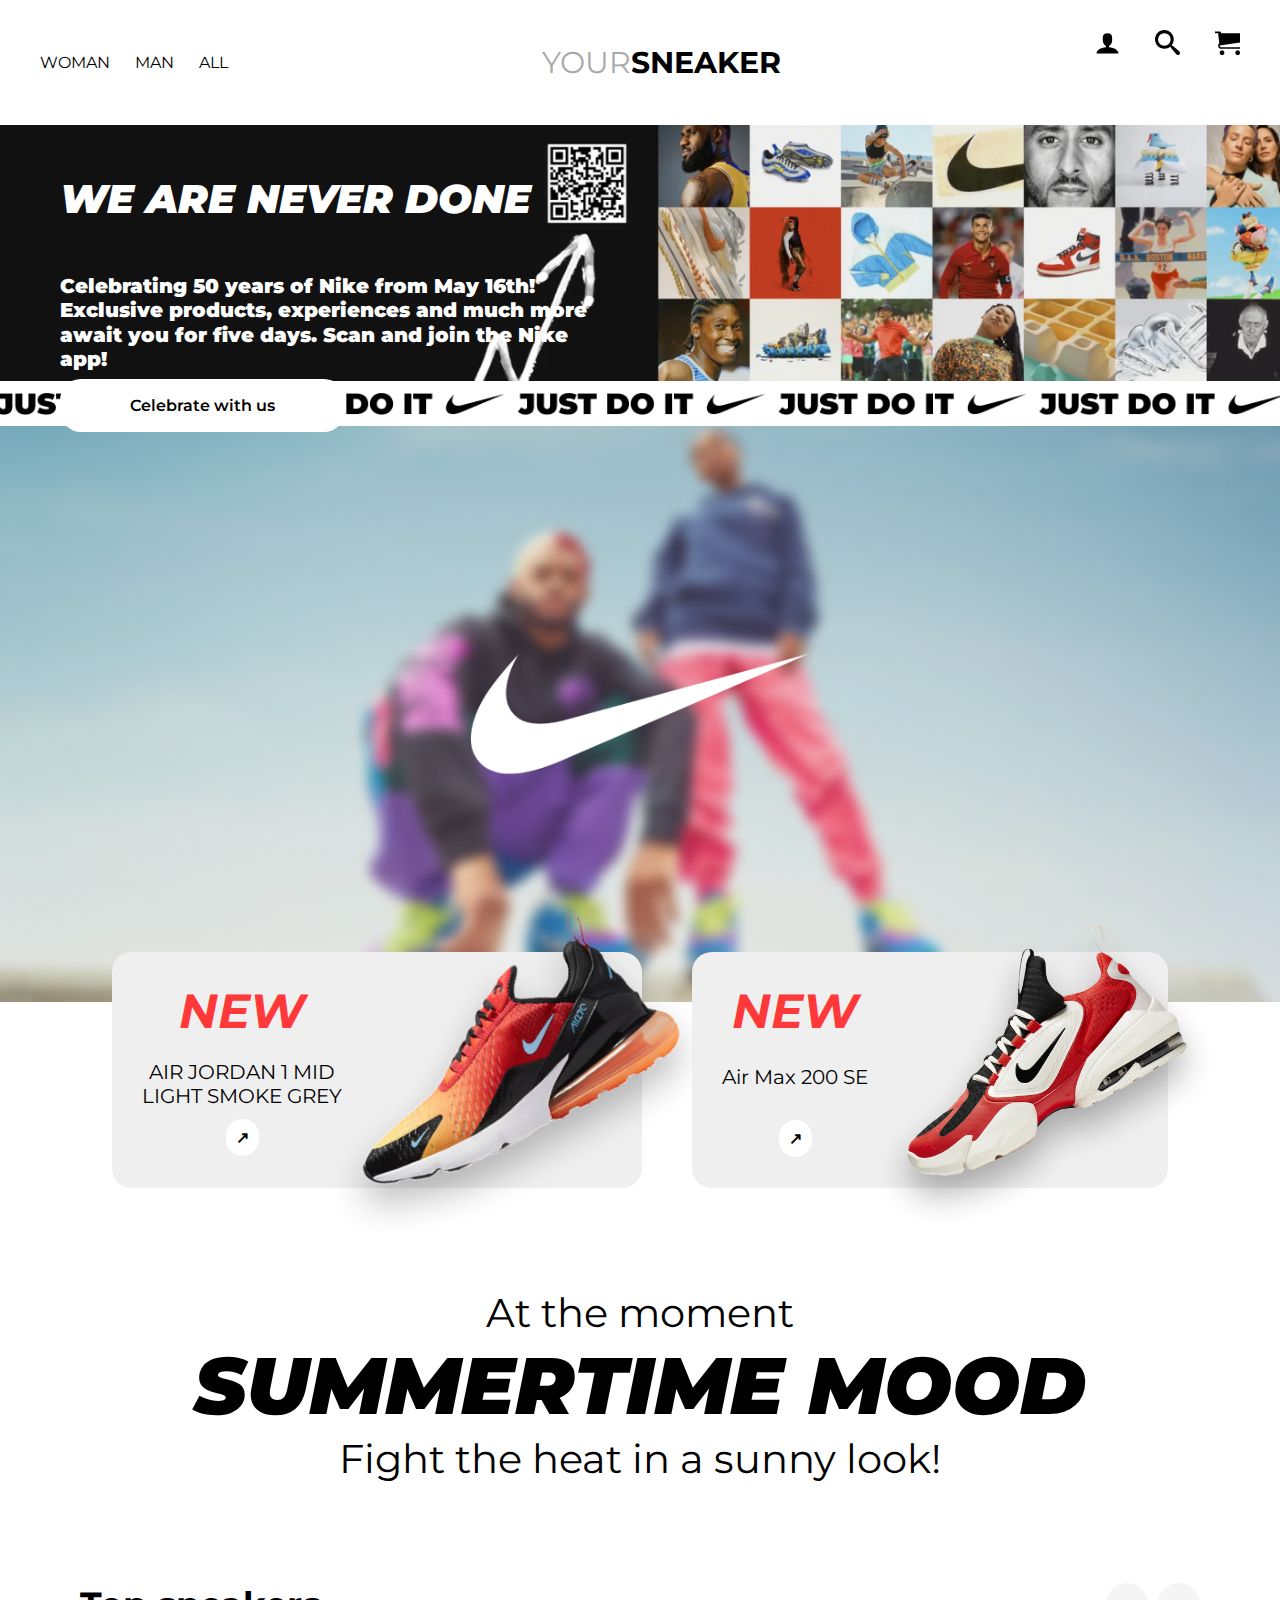
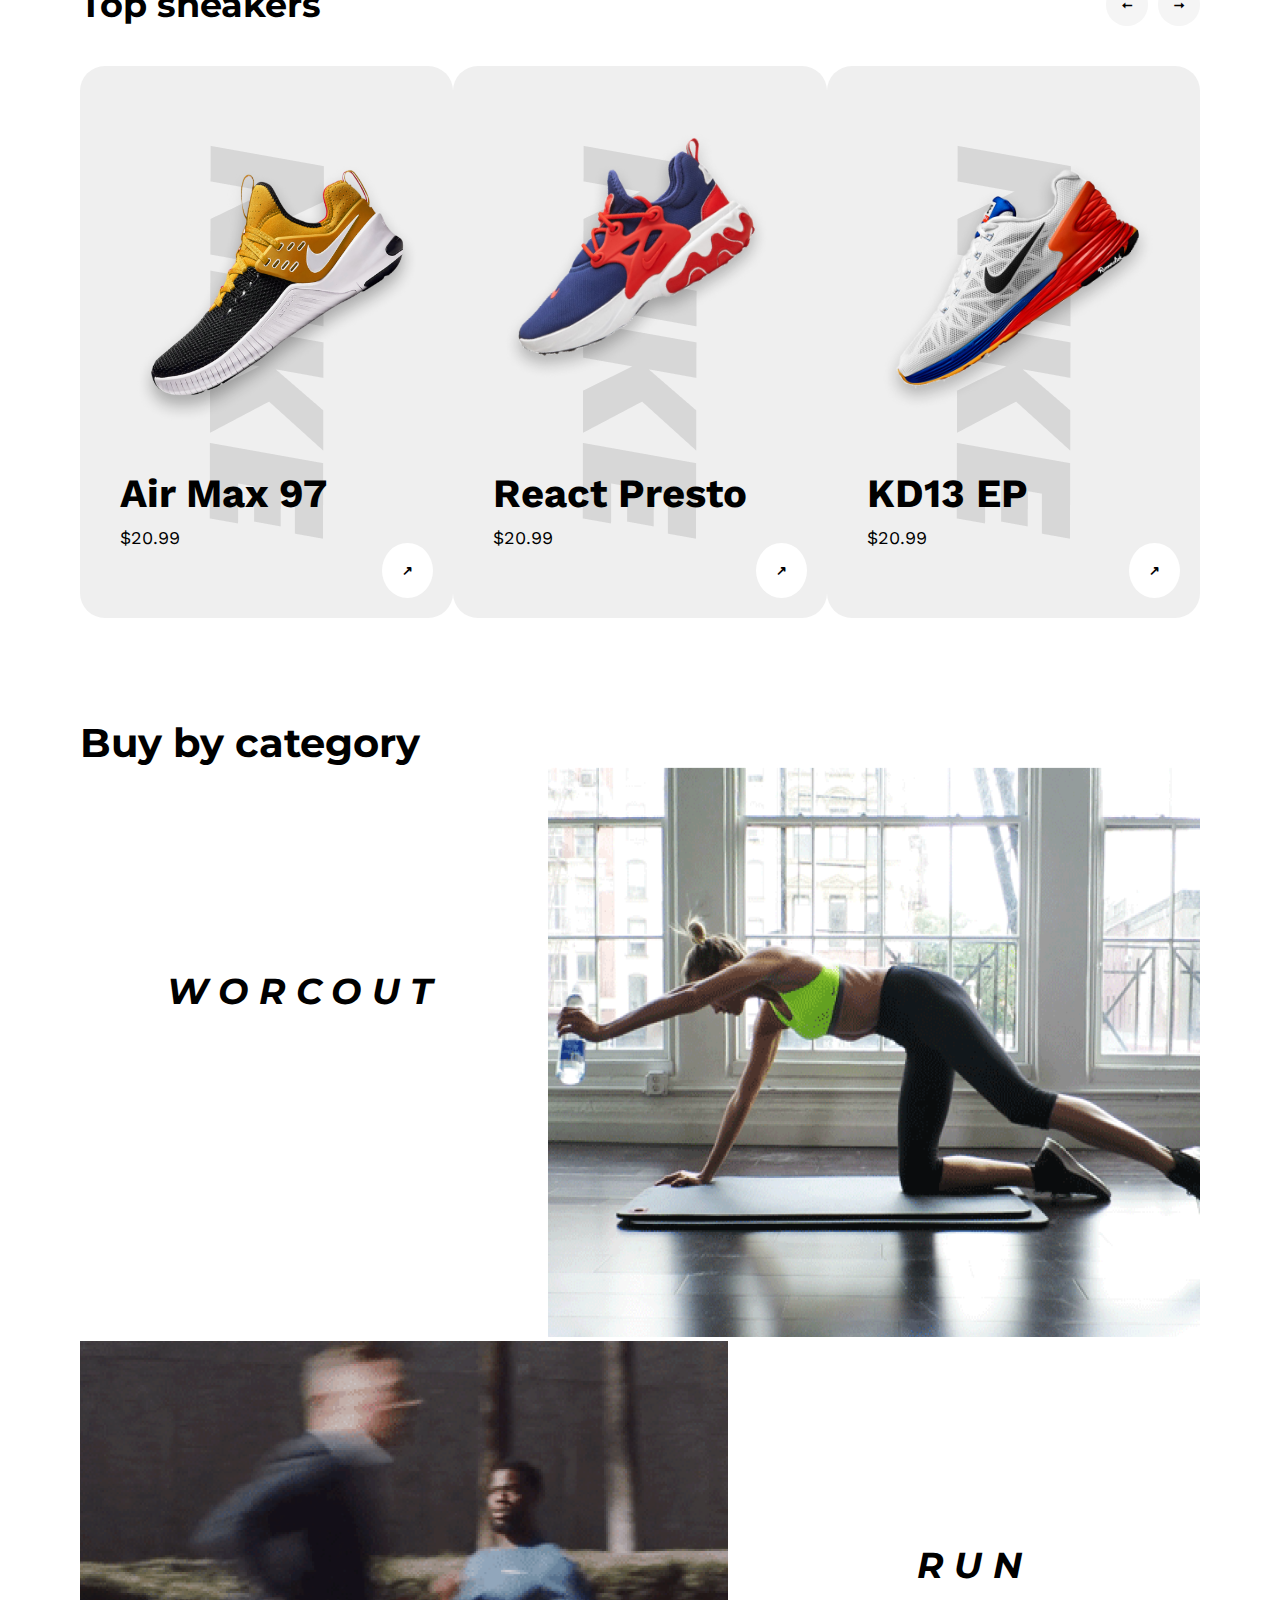
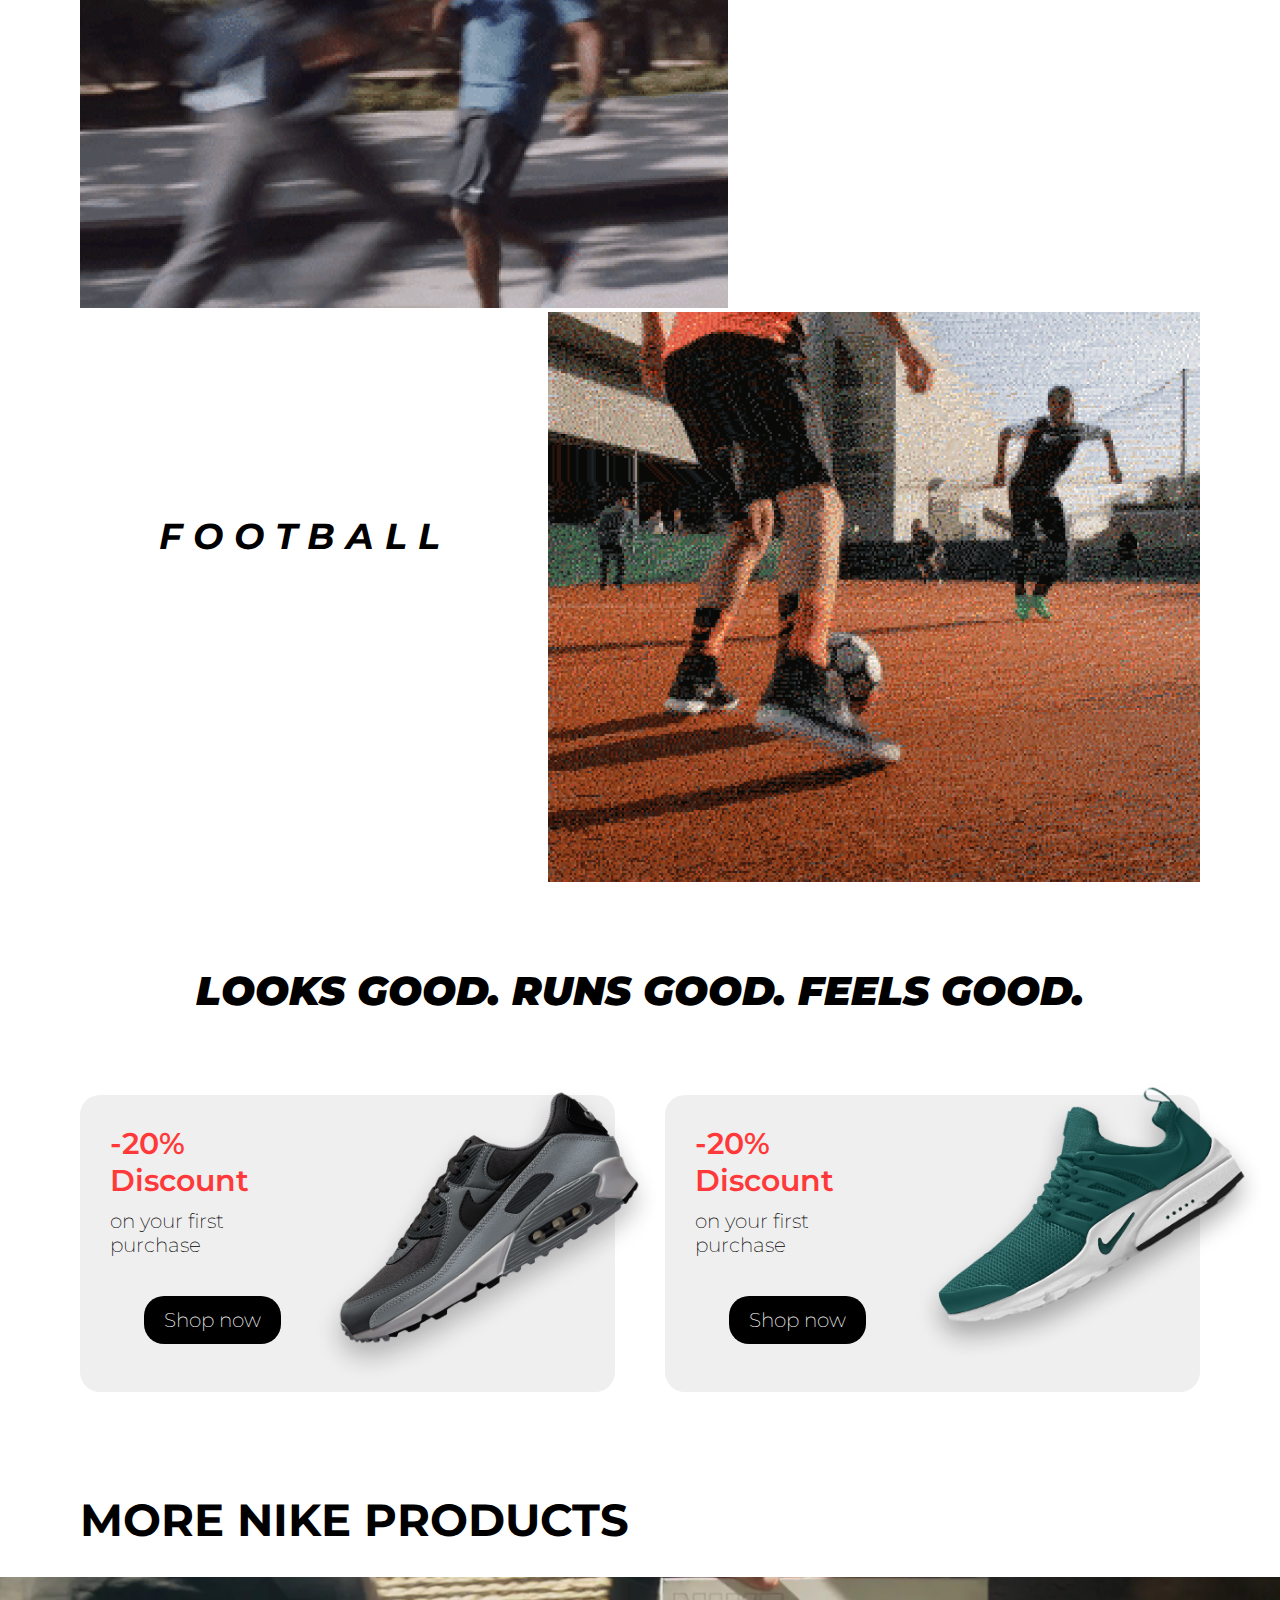
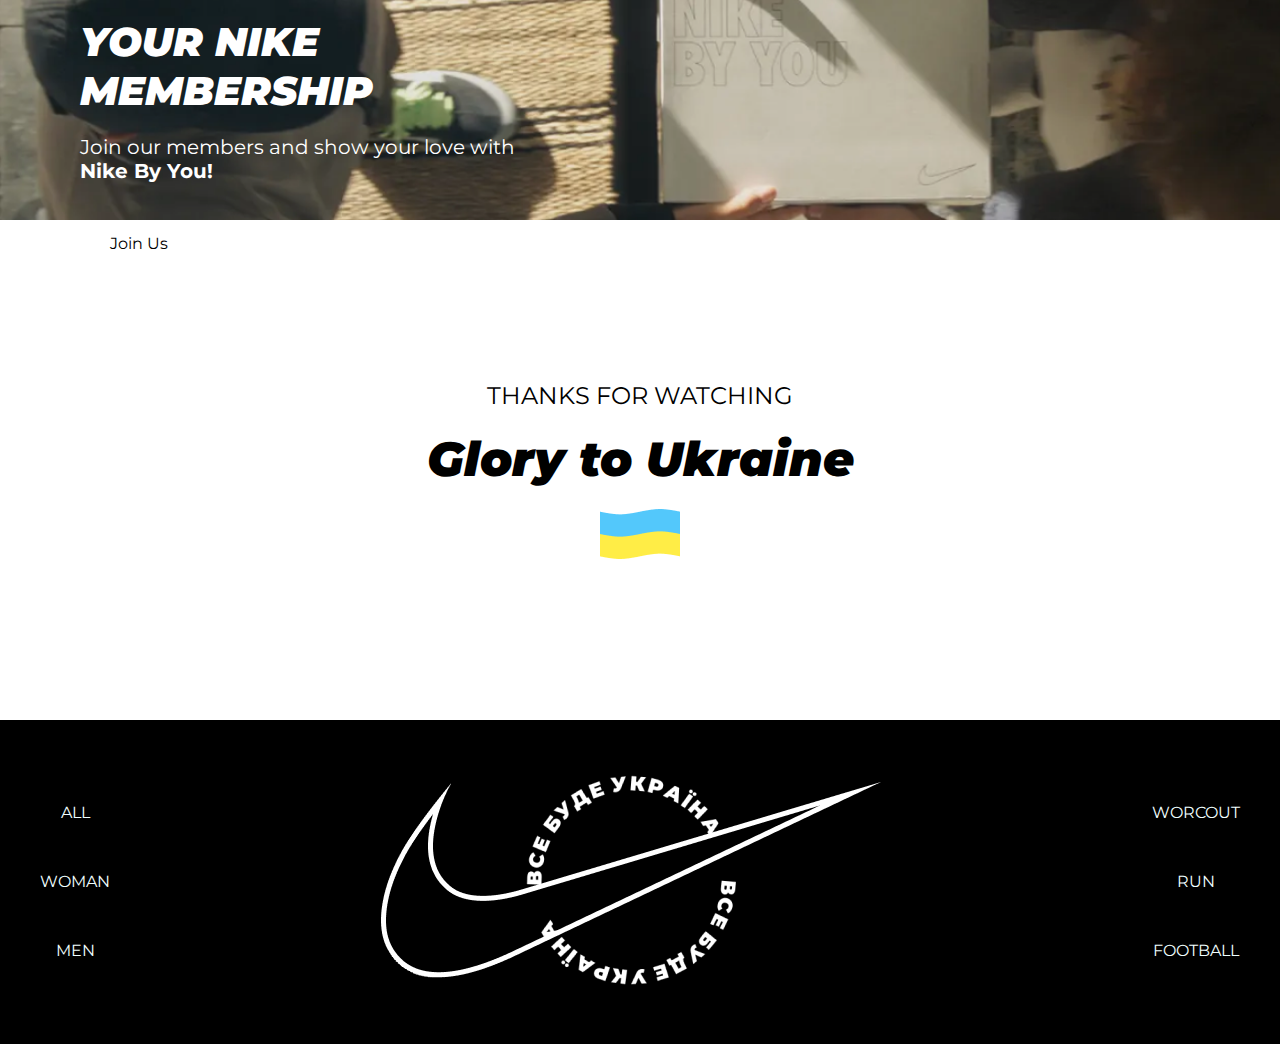
<file: 14-hw-js-nike/index.html>
<!DOCTYPE html>
<html lang="en">

<head>
  <meta charset="UTF-8" />
  <meta name="viewport" content="width=device-width, initial-scale=1.0" />
  <title>NIKE</title>
  <link rel="shortcut icon" href="img/head-nike.png">
  <link rel="stylesheet" href="style/main.css" />
</head>

<body>
  <header class="header"></header>

  <section class="forms-container">
    <div class="loginForm">
      <form id="login-form" class="form active">
        <h2>Login</h2>
        <label for="username">Username:</label>
        <input type="text" id="username" name="username" required />
        <label for="password">Password:</label>
        <input type="password" id="password" name="password" required />
        <button class="log-button" type="submit">Log in</button>
        <p>Don't have an account?<a href="#" class="switch-form">Register</a></p>
      </form>
    </div>
    <div class="registerForm">
      <form id="register-form" class="form">
        <h2>Register</h2>
        <label for="name">Name:</label>
        <input type="text" id="name" name="name" required />
        <label for="email">Email:</label>
        <input type="email" id="email" name="email" required />
        <label for="reg-password">Password:</label>
        <input type="password" id="reg-password" name="reg-password" required />
        <button class="reg-button" type="submit">Register</button>
        <p>Already have an account?<a href="#" class="switch-form-log">Log in</a></p>
      </form>
    </div>
  </section>

  <section class="bg-image">
    <div class="small-con">
      <h2>WE ARE NEVER DONE</h2>
      <p>Celebrating 50 years of Nike from May 16th!
        Exclusive products, experiences and much more await you for five days. Scan and join the Nike app!</p>
      <a href="/">Celebrate with us</a>
    </div>

  </section>
  <section class="bg-image-two"></section>
  <section class="bg_man"></section>
  <section>
    <div class="container">
      <div class="cards">
        <div class="l-sneaker">
          <div class="l-card-text">
            <h2>new</h2>
            <p>AIR JORDAN 1 MID <br> LIGHT SMOKE GREY</p>
            <a href=""><span>↗</span></a>
          </div>
          <div class="l-card-img" id="left-sneaker">
            <img src="img/l-sneaker.png" alt="">
          </div>
        </div>
        <div class="r-sneaker">
          <div class="r-card-text">
            <h2>new</h2>
            <p>Air Max 200 SE</p>
            <a href=""><span>↗</span></a>
          </div>
          <div class="r-card-img" id="right-sneaker">
            <img src="img/r-sneaker.png" alt="">
          </div>
        </div>
      </div>
      <div class="sumTime">
        <p>At the moment</p>
        <h1>SUMMERTIME MOOD</h1>
        <p>Fight the heat in a sunny look!</p>
      </div>

      <div class="search">
        <div class="top">
          <h2>Top sneakers</h2>
        </div>
        <div class="aa">
          <button><span>⭠</span></button>
          <button><span>⭢</span></button>
        </div>
      </div>
    </div>
  </section>

  <section>
    <div class="container">
      <div class="chooseShoe">
        <div class="shoeFr shoe">
          <div class="img-shoe ">
            <img src="img/Shoe1.png" alt="">
          </div>
          <div class="infOfShoe">
            <h3>Air Max 97 </h3>
            <p>$20.99</p>
            <button><span>↗</span></button>
          </div>
        </div>
        <div class="shoeSe shoe">
          <div class="img-shoe ">
            <img src="img/Shoe2.png" alt="">
          </div>
          <div class="infOfShoe">
            <h3>React Presto </h3>
            <p>$20.99</p>
            <button><span>↗</span></button>
          </div>
        </div>
        <div class="shoeTh shoe">
          <div class="img-shoe ">
            <img src="img/Shoe3.png" alt="">
          </div>
          <div class="infOfShoe">
            <h3>KD13 EP </h3>
            <p>$20.99</p>
            <button><span>↗</span></button>
          </div>
        </div>
      </div>
    </div>
  </section>

  <section>
    <div class="container">
      <div class="category">
        <h3>Buy by category</h3>
        <div class="workoutContainer">
          <div class="workout">
            <h2>WORCOUT</h2>
          </div>
          <div class="workout-image">
            <img src="img/workout.png" alt="">
          </div>
        </div>
        <div class="runContainer">
          <div class="run-image">
            <img src="img/run.png" alt="">
          </div>
          <div class="run">
            <h2>RUN</h2>
          </div>
        </div>
        <div class="footballContainer">
          <div class="football">
            <h2>FOOTBALL</h2>
          </div>
          <div class="football-image" id="right-sneaker">
            <img src="img/football.png" alt="">
          </div>
        </div>
      </div>
    </div>
  </section>

  <section>
    <div class="container">
      <div class="headline">
        <h2>LOOKS GOOD. RUNS GOOD. FEELS GOOD.</h2>
      </div>
      <div class="discount-container">
        <div class="first-discount-shoe">
          <div class="discount-text">
            <h2> -20% Discount</h2>
            <p>on your first purchase</p>
            <a href="#">Shop now</a>
          </div>
          <div class="f-discount-img" id="left-sneaker">
            <img src="img/discountShoe1.png" alt="">
          </div>
        </div>
        <div class="second-discount-shoe">
          <div class="discount-text">
            <h2>-20% Discount</h2>
            <p>on your first purchase</p>
            <a href="#">Shop now</a>
          </div>
          <div class="s-discount-img">
            <img src="img/discountShoe2.png" alt="">
          </div>
        </div>
      </div>
      <div class="headline2">
        <h2>More Nike products</h2>
      </div>
    </div>
  </section>
  <section class="nike-bg">
    <div class="container">
      <div class="content">
        <h2>YOUR NIKE <br> MEMBERSHIP</h2>
        <p>Join our members and show your love with <br> <span>Nike By You!</span></p>
        <a href="">Join Us</a>
      </div>
    </div>
  </section>
  <section>
    <div class="container">
      <div class="thanks-container">
        <p>thanks for watching</p>
        <h2>Glory to Ukraine</h2>
        <img src="img/ukr.png" alt="">
      </div>
    </div>
  </section>





  <footer class="footer"></footer>

  <script src="js/header.js" type="module"></script>
  <script src="js/footer.js" type="module"></script>
  <script src="js/forms.js" type="module"></script>
  <script src="js/shoeAnimated.js" type="module"></script>

</body>

</html>
</file>
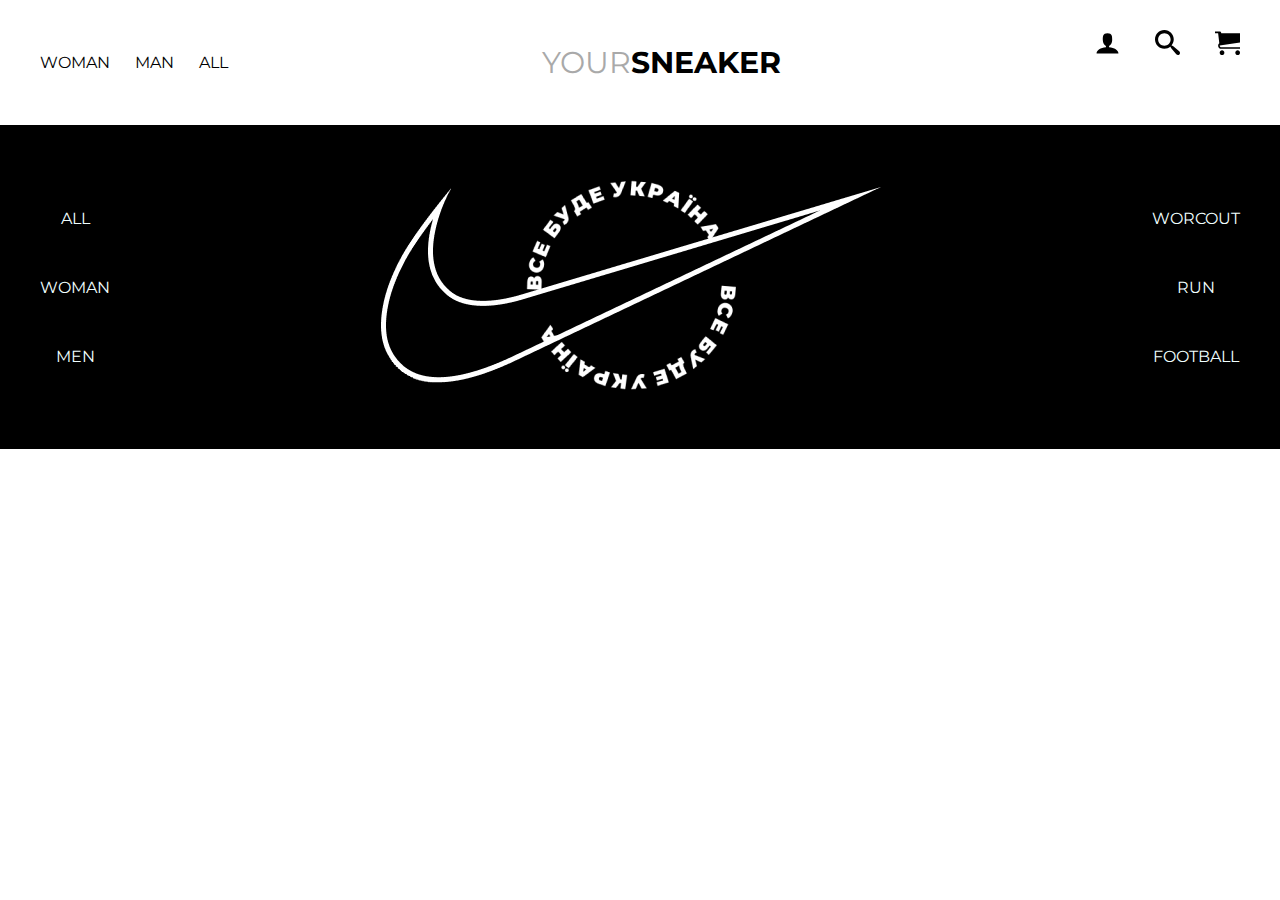
<file: 14-hw-js-nike/woman.html>
<!DOCTYPE html>
<html lang="en">

<head>
    <meta charset="UTF-8">
    <meta name="viewport" content="width=device-width, initial-scale=1.0">
    <title>NIKE</title>
    <link rel="shortcut icon" href="img/head-nike.png">
    <link rel="stylesheet" href="style/main.css">
</head>

<body>
    <header class="header"></header>

    <footer class="footer"></footer>

    <script src="js/header.js" type="module"></script>
    <script src="js/footer.js" type="module"></script>
    <script src="js/forms.js"></script>
</body>

</html>
</file>
<file: 14-hw-js-nike/style/main.css>
@import url('https://fonts.googleapis.com/css2?family=Montserrat:ital,wght@0,100..900;1,100..900&family=Work+Sans:ital,wght@0,100..900;1,100..900&display=swap');

@keyframes rotate {
    0% {
        transform: rotate(0deg);
    }

    25% {
        transform: rotate(30deg);
    }

    50% {
        transform: rotate(0deg);
    }

    75% {
        transform: rotate(-30deg);
    }

    100% {
        transform: rotate(0deg);
    }
}

* {
    margin: 0;
    padding: 0;
    list-style-type: none;
    text-decoration: none;
    box-sizing: border-box;
}

.container {
    margin: auto 80px;
}

button {
    display: block;
    cursor: pointer;
    padding: 0;
    border: 0;
    outline: none;
    background-color: transparent;
}

svg {
    width: 25px;
    height: 25px;
}

svg:hover {
    fill: brown;
}

.bg-image {
    background-image: url(../img/bg-img.png);
    background-repeat: no-repeat;
    background-size: cover;
    background-position: center;
    height: 20vw;
    color: white;
}

.small-con {
    padding: 50px 60px;
}

.small-con h2 {
    font-family: Montserrat;
    font-size: 40px;
    font-style: italic;
    font-weight: 900;
    line-height: 48.76px;
    text-align: left;

}

.small-con p {
    font-family: Montserrat;
    font-size: 20px;
    font-weight: 900;
    line-height: 24.38px;
    text-align: left;
    width: 559px;
    height: 72px;
    margin: 50px 0;

}

.small-con a {
    background-color: white;
    border-radius: 21px;
    padding: 17px 70px;
    color: black;
    font-family: Montserrat;
    font-size: 16px;
    font-weight: 600;

}

.small-con a:hover {
    background-color: brown;
    color: white;
}



.bg-image-two {
    background-image: url(../img/nikeee.png);
    background-repeat: no-repeat;
    background-size: cover;
    background-position: center;
    height: 45px;
}

.form_container {
    max-width: 300px;

}

.header_container {
    width: 100wh;
    display: flex;
    align-items: center;
    justify-content: space-between;
    margin: 30px 40px;
}

.nav {
    display: flex;
    gap: 25px;
    text-transform: uppercase;
    font-family: Montserrat;
    font-weight: 400;
    color: black;
}

.nav a {
    color: black;
}

.nav a:hover {
    color: brown;
    font-weight: 800;
}

.weigth_a {
    font-weight: 700;
}

.logo {
    color: darkgray;
    text-transform: uppercase;
    font-family: Montserrat;
    font-size: 30px;
}

span {
    color: black;
    font-weight: 700;
}

.header_icon {
    display: flex;
    gap: 35px;
}


.main {
    width: 100%;
    height: 100%;
}

.bg_man {
    background-image: url('../img/man-bg.png');
    background-repeat: no-repeat;
    background-size: cover;
    background-position: center;
    height: 45vw;
}

.cards {
    display: flex;
    justify-content: center;
    gap: 50px;
}

.l-sneaker,
.r-sneaker {
    display: flex;
    background-color: #EFEFEF;
    padding: 30px 300px 40px 30px;
    border-radius: 20px;
    margin-top: -50px;
    text-align: center;
    position: relative;
}

.l-sneaker:hover,
.r-sneaker:hover {
    box-shadow: 10px 10px 5px rgba(83, 83, 83, 0.3);
}


.l-card-text h2,
.r-card-text h2 {
    color: #FF3939;
    font-family: Montserrat;
    font-size: 48px;
    font-style: italic;
    font-weight: 700;
    text-align: left;
    text-transform: uppercase;
    text-align: center;
}

.l-card-text p {
    font-family: Montserrat;
    font-size: 20px;
    font-weight: 400;
    text-align: left;
    margin: 20px 0;
    text-align: center;
}

.r-card-text p {
    font-family: Montserrat;
    font-size: 20px;
    font-weight: 400;
    text-align: left;
    margin: 25px 0 40px 0;
}

.l-card-text a,
.r-card-text a {
    background-color: white;
    padding: 10px;
    border-radius: 50px;
}

.l-card-text a:hover,
.r-card-text a:hover {
    background-color: #d2cbcb;
}

.l-card-img img {
    width: 500px;
}

.r-card-img img {
    width: 420px;
}

.l-card-img,
.r-card-img {
    display: inline-block;
    overflow: hidden;
}

.l-card-img {
    position: absolute;
    top: -100px;
    right: -100px;
}

.r-card-img {
    position: absolute;
    top: -70px;
    right: -60px;
}

.l-card-img,
.r-card-img {
    display: inline-block;
    animation: rotate 2s infinite;
}

.sumTime {
    text-align: center;
    margin: 100px 0;
}

.sumTime p {
    font-family: Montserrat;
    font-size: 40px;
    font-weight: 400;
}

.sumTime h1 {
    font-family: Montserrat;
    font-size: 80px;
    font-style: italic;
    font-weight: 900;
}

.search {
    display: flex;
    justify-content: space-between;
    margin-bottom: 40px;
}

.top h2 {
    font-family: Montserrat;
    font-size: 35px;
    font-weight: 700px
}

.aa {
    display: flex;
    gap: 10px;
}

.aa button {
    background-color: #F5F5F5;
    padding: 10px 16px;
    border-radius: 50px;
}

.aa button:hover {
    background-color: #C6C6C6;
}

.chooseShoe {
    display: flex;
    justify-content: space-between;
    margin-bottom: 100px;
}

.img-shoe img {
    width: 350px;
    height: 340px;
}

.shoe {
    padding: 40px 0;
    background-color: #EFEFEF;
    width: 400px;
    border-radius: 25px;
    background-image: url(../img/NIKE-BG-CARD.png);
    background-repeat: no-repeat;
    background-position: center;
}

.shoe:hover {
    box-shadow: 10px 10px 5px rgba(83, 83, 83, 0.3);
}

.infOfShoe {
    padding: 20px 40px 30px 40px;
    position: relative;
}

.infOfShoe h3 {
    font-family: Work Sans;
    font-size: 40px;
    font-weight: 700;
    text-align: left;
}

.infOfShoe p {
    font-family: Work Sans;
    font-size: 18px;
    font-weight: 400;
    text-align: left;
    margin-top: 10px;

}

.infOfShoe button {
    position: absolute;
    right: 20px;
    bottom: -20px;
    background-color: #ffffff;
    padding: 20px;
    border-radius: 100%;
}

.infOfShoe button:hover {
    background-color: #C6C6C6;
}



.category h3 {
    font-family: Montserrat;
    font-size: 40px;
    font-weight: 700;
    text-align: left;
}

.category h2 {
    font-family: Montserrat;
    font-size: 36px;
    font-style: italic;
    font-weight: 700;
    line-height: 43.88px;
    letter-spacing: 0.3em;
    text-align: center;

}

.workoutContainer,
.runContainer,
.footballContainer {
    display: flex;
    justify-content: space-between;

}

.workout,
.run,
.football {
    display: flex;
    justify-content: center;
    align-items: center;
    height: 50vh;
    width: 50vh;
}

.headline h2 {
    margin: 80px 0;
    font-family: Montserrat;
    font-size: 40px;
    font-style: italic;
    font-weight: 900;
    text-align: left;
    text-align: center;

}

.discount-container {
    display: flex;
    justify-content: center;
    gap: 50px;
    margin-bottom: 100px;
}

.first-discount-shoe,
.second-discount-shoe {
    display: flex;
    background-color: #EFEFEF;
    padding: 30px 300px 60px 30px;
    border-radius: 20px;
    text-align: center;
    position: relative;
}

.first-discount-shoe:hover,
.second-discount-shoe:hover {
    box-shadow: 10px 10px 5px rgba(83, 83, 83, 0.3);
}

.discount-text h2 {
    font-family: Montserrat;
    font-size: 30px;
    font-weight: 600;
    text-align: left;
    color: #FF3939;
}

.discount-text p {
    font-family: Montserrat;
    font-size: 20px;
    font-weight: 200;
    line-height: 24.38px;
    text-align: left;
    margin: 10px 0 50px 0;
}

.discount-text a {
    font-family: Montserrat;
    font-size: 20px;
    font-weight: 200;
    text-align: left;
    background-color: black;
    color: white;
    padding: 12px 20px;
    border-radius: 20px;
}

.discount-text a:hover {
    background-color: brown;
}

.f-discount-img,
.s-discount-img {
    display: inline-block;
    animation: rotate 8s infinite;
}

.f-discount-img {
    position: absolute;
    top: -100px;
    right: -100px;
}

.s-discount-img {
    position: absolute;
    top: -60px;
    right: -80px;
}

.f-discount-img img {
    width: 500px;
}

.s-discount-img img {
    width: 420px;
}

.headline2 {
    font-family: Montserrat;
    font-size: 30px;
    font-weight: 700;
    margin: 70px 0 30px 0;
    text-transform: uppercase;
}

.nike-bg {
    background-image: url(../img/products-bg.png);
    background-repeat: no-repeat;
    background-size: cover;
    background-position: center;
    height: 19vw;
    color: white;
}

.content {
    padding: 40px 0;
}

.content h2 {
    font-family: Montserrat;
    font-size: 40px;
    font-style: italic;
    font-weight: 900;
    text-align: left;
}

.content p {
    font-family: Montserrat;
    font-size: 20px;
    font-weight: 400;
    line-height: 24.38px;
    text-align: left;
    margin: 20px 0 50px 0;

}

.content span {
    font-family: Montserrat;
    font-size: 20px;
    font-weight: 700;
    text-align: left;
    color: white;
}

.content a {
    font-family: Montserrat;
    font-size: 16px;
    font-weight: 400;
    text-align: left;
    background-color: white;
    color: black;
    border-radius: 15px;
    padding: 8px 30px;
}

.content a:hover {
    background-color: black;
    color: white;
}


.thanks-container {
    display: flex;
    flex-direction: column;
    justify-content: center;
    align-items: center;
    height: 500px;
}

.thanks-container p {
    font-family: Montserrat;
    font-size: 24px;
    font-weight: 400;
    text-transform: uppercase;
}

.thanks-container h2 {
    font-family: Montserrat;
    font-size: 48px;
    font-style: italic;
    font-weight: 900;
    line-height: 58.51px;
    text-align: left;
    margin: 20px 0;
}






/*! footer */

.foooter_container {
    background-color: black;
    display: flex;
    justify-content: space-between;
    align-items: center;
    padding: 50px 40px;
}

.first_footer_nav a:hover {
    color: brown;
}

.second_footer_nav,
.first_footer_nav {
    display: flex;
    flex-direction: column;
    gap: 50px;
    text-align: center;
}

.second_footer_nav a:hover {
    color: brown;
}

.first_footer_nav a,
.second_footer_nav a {
    color: azure;
    text-transform: uppercase;
    font-family: Montserrat;
    font-weight: 400;
}


/*!        form         */

.forms-container {
    width: 1440px;
    margin: 0 150px;
    display: flex;
    justify-content: center;
    gap: 50px;
}

.switch-form,
.switch-form-log {
    color: green;
    margin-left: 5px;

}

.forms-container a:hover {
    text-decoration: underline;
}

.loginForm,
.registerForm {
    border: 1px solid black;
    border-radius: 20px;
    padding: 50px;
    height: fit-content;
    display: none;
    margin-bottom: 50px;
}

#login-form,
#register-form {
    display: flex;
    flex-direction: column;
    gap: 15px;

}

#login-form h2,
#register-form h2 {
    font-family: Montserrat;
    text-align: center;
}

input {
    border-radius: 5px;
    padding: 10px;
}

.log-button,
.reg-button {
    padding: 15px;
    border: 1px solid brown;
    border-radius: 10px;
}

.log-button:hover,
.reg-button:hover {
    color: white;
    background-color: brown;
}
</file>
